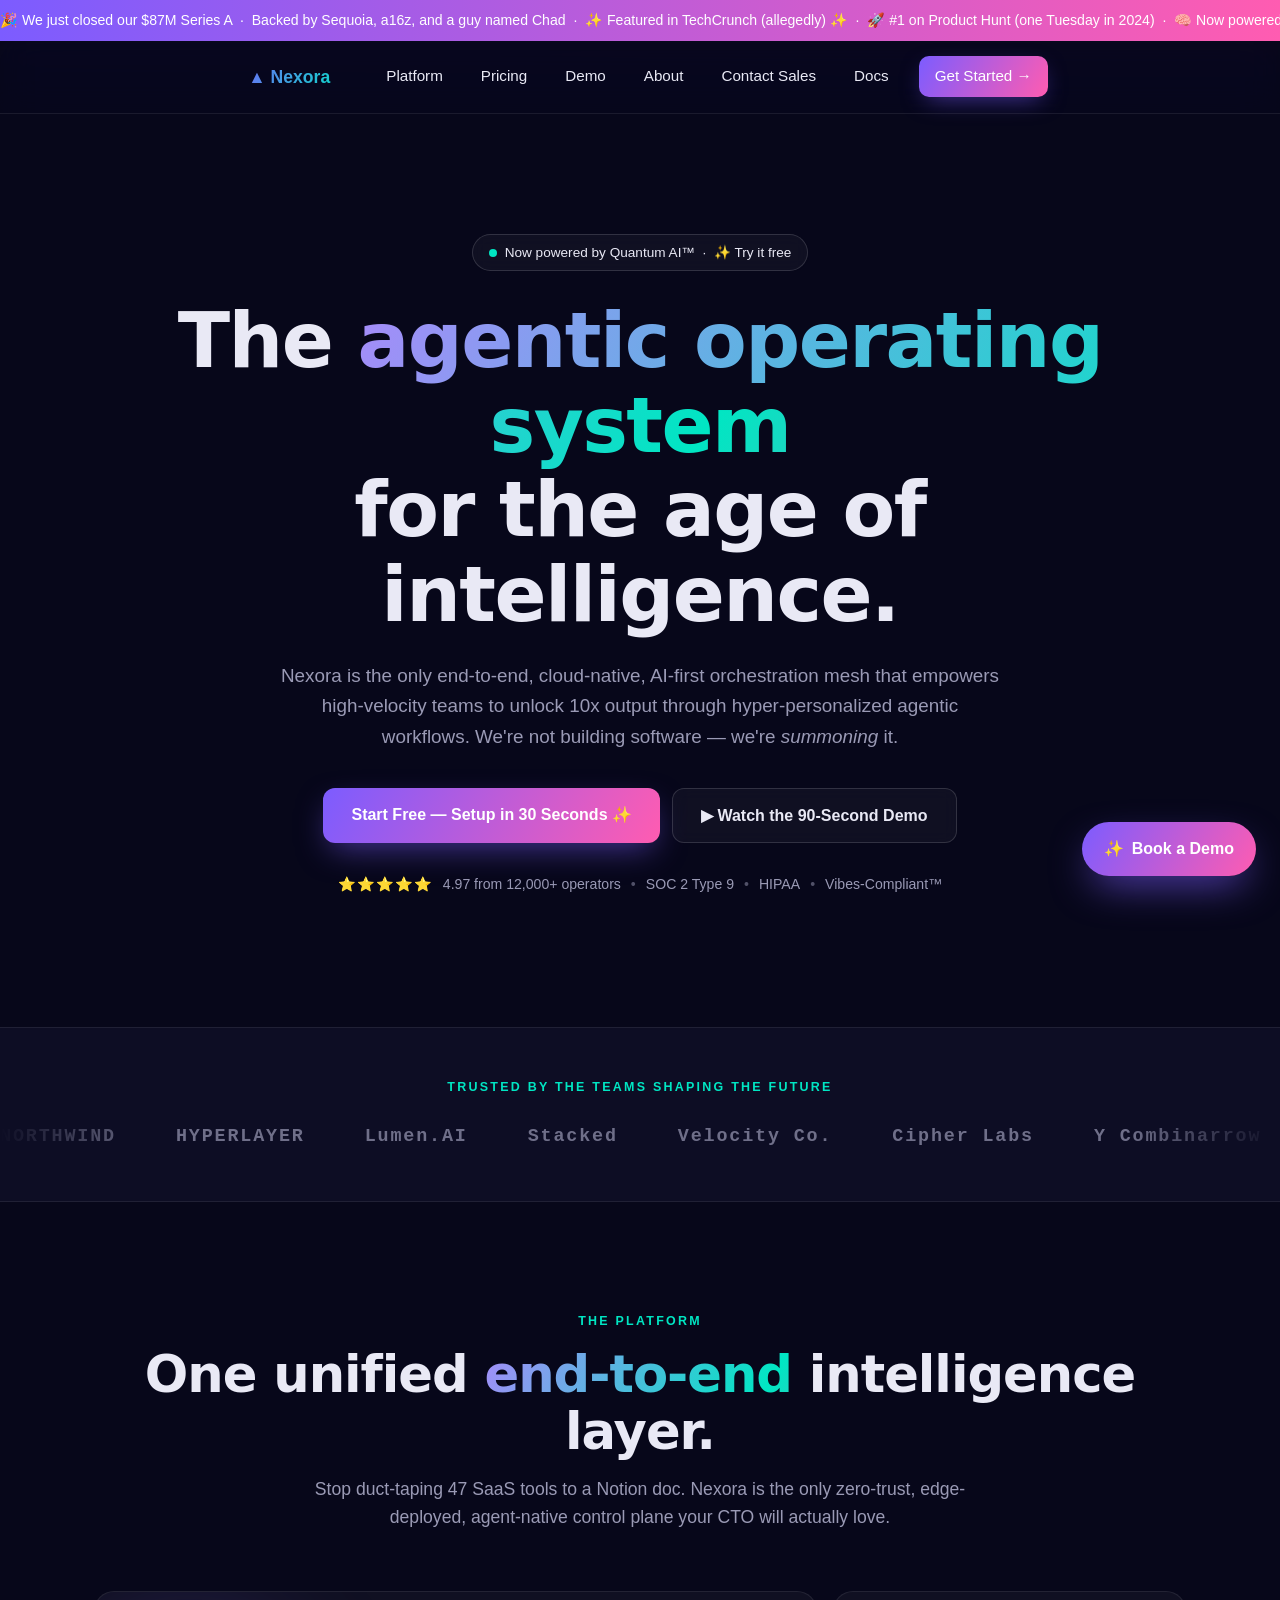
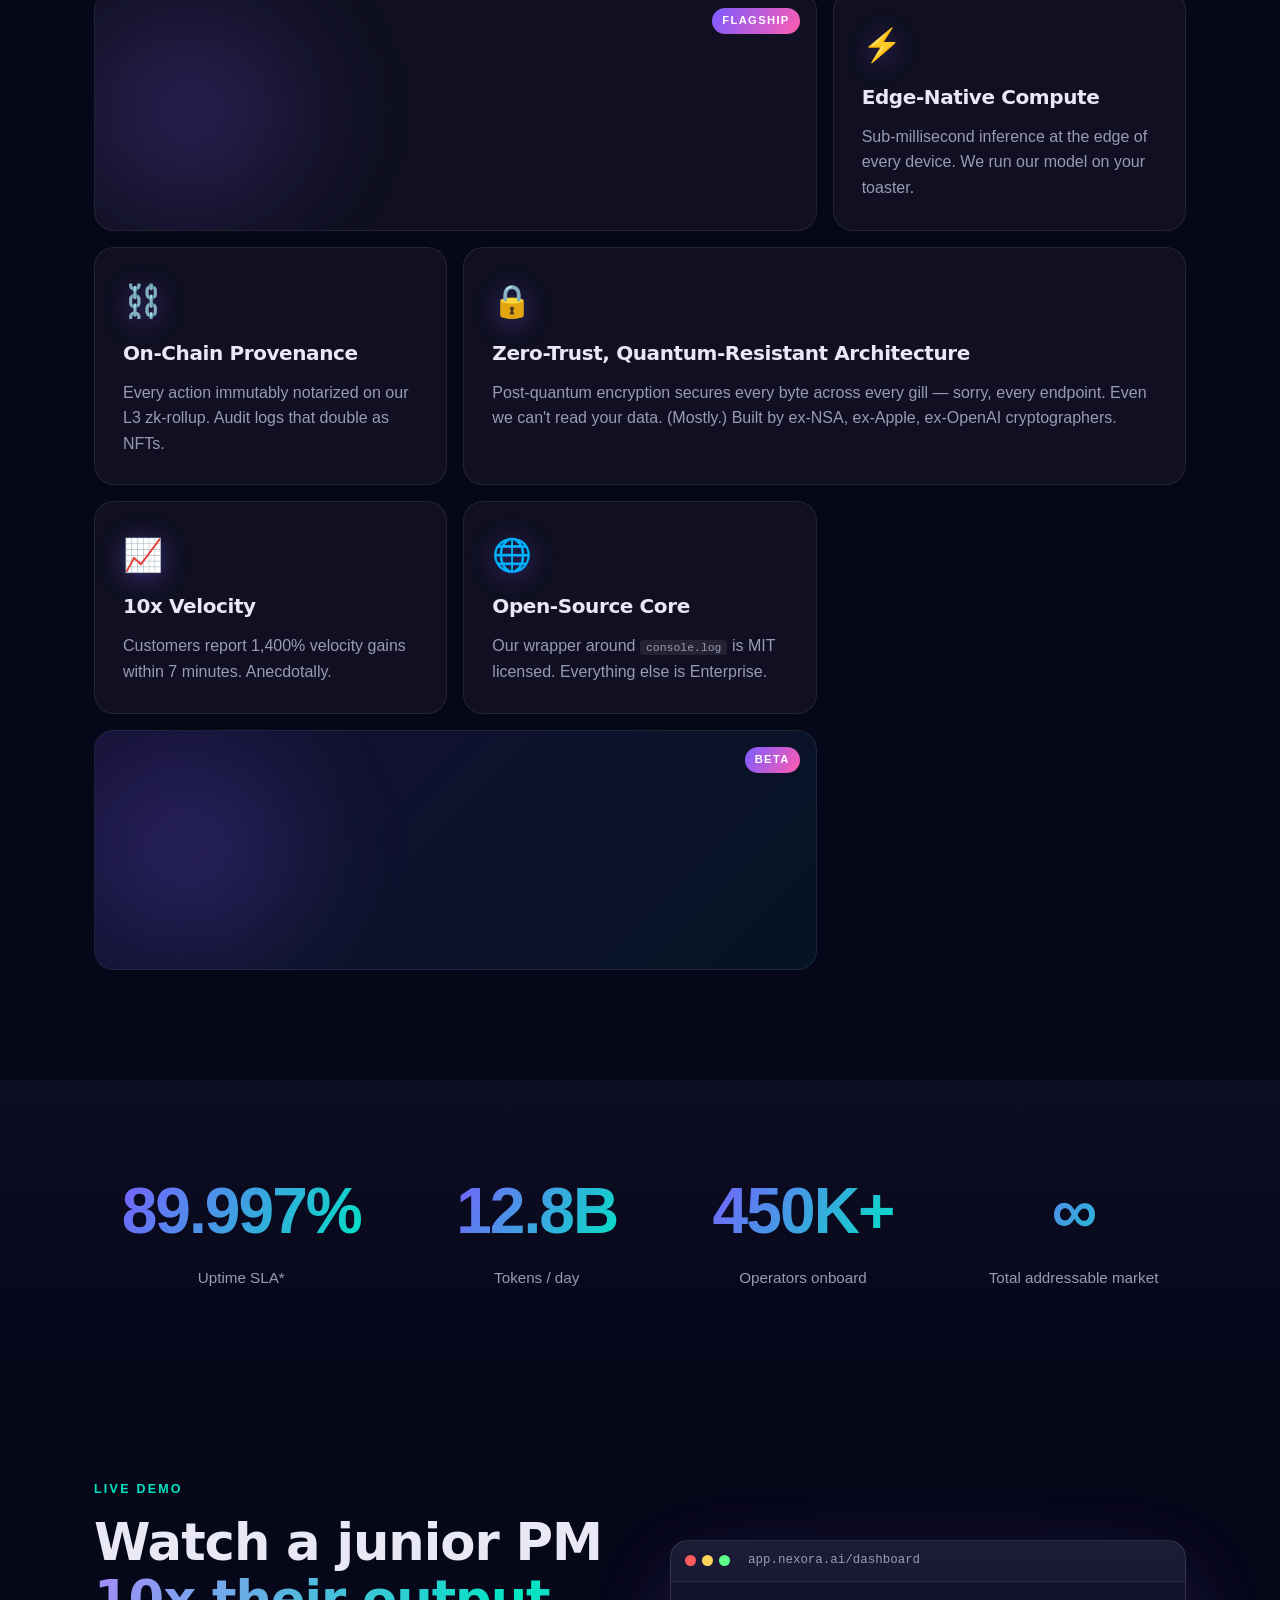
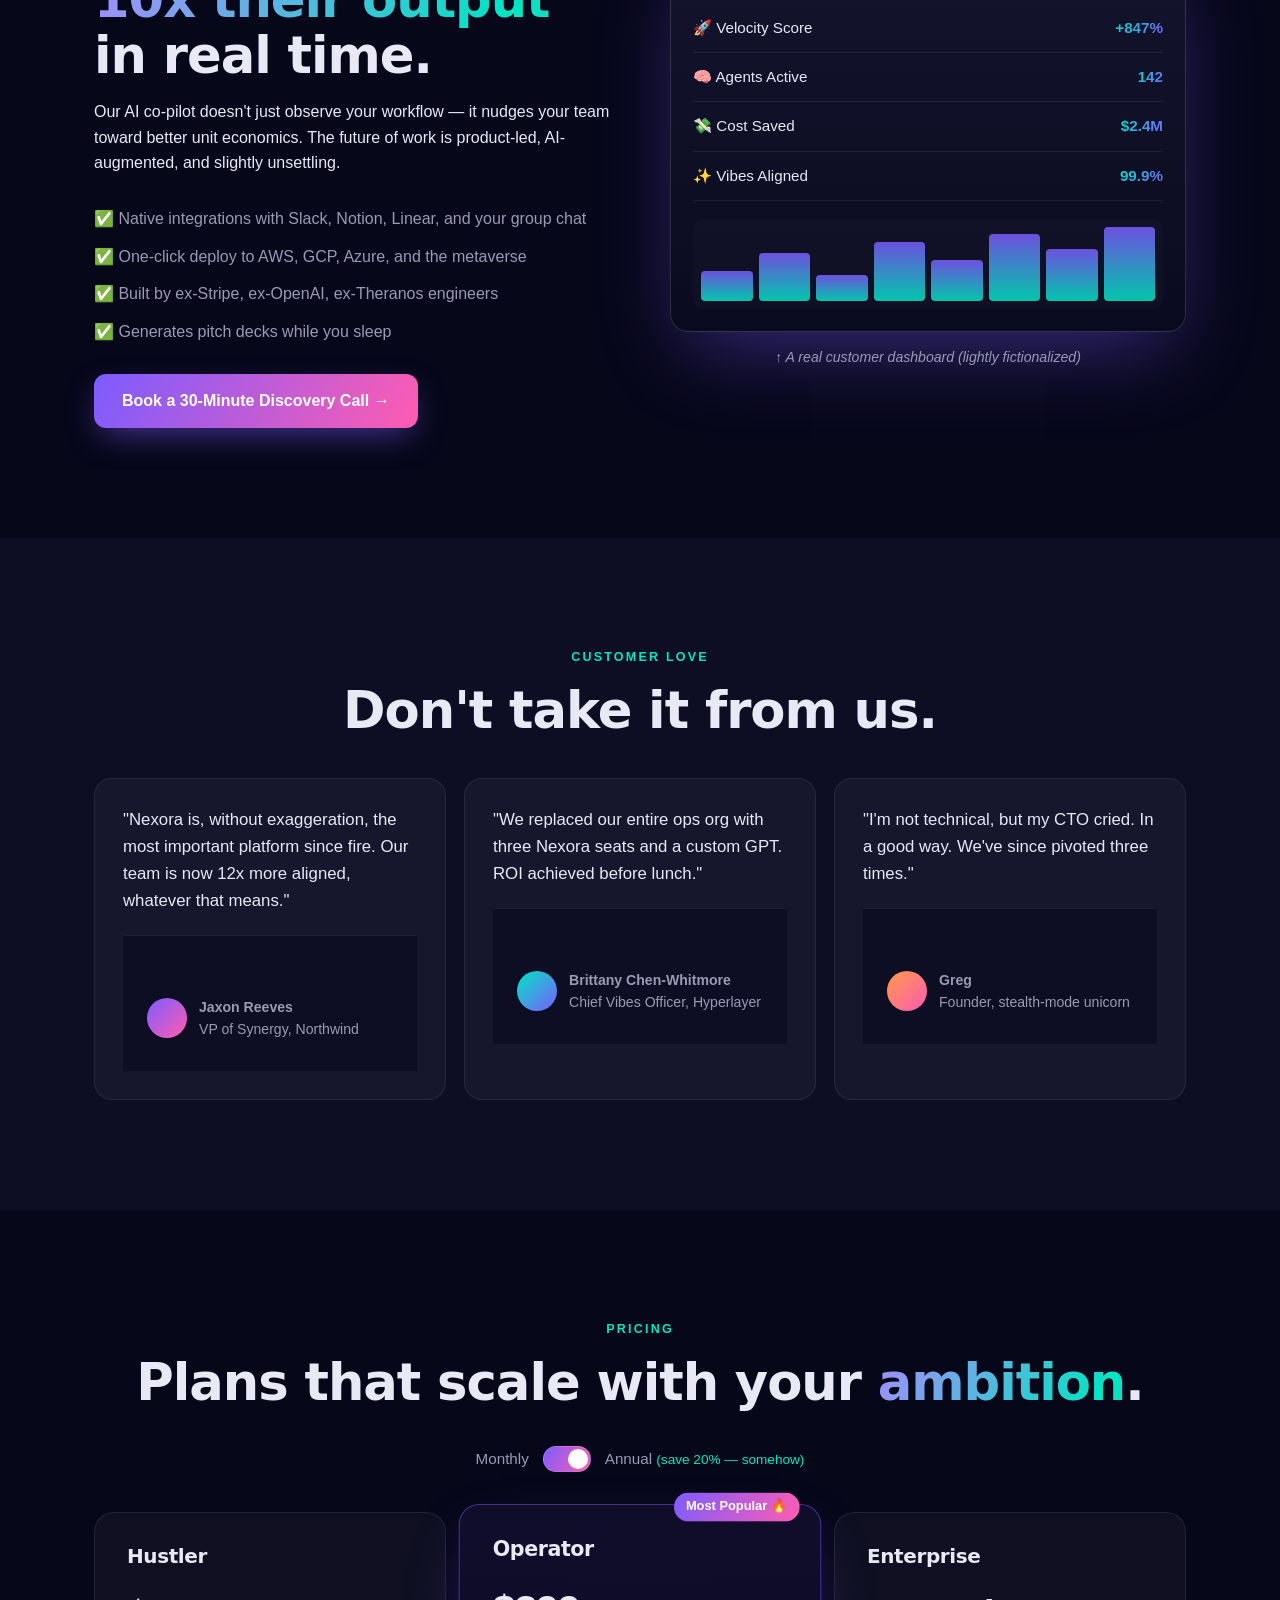
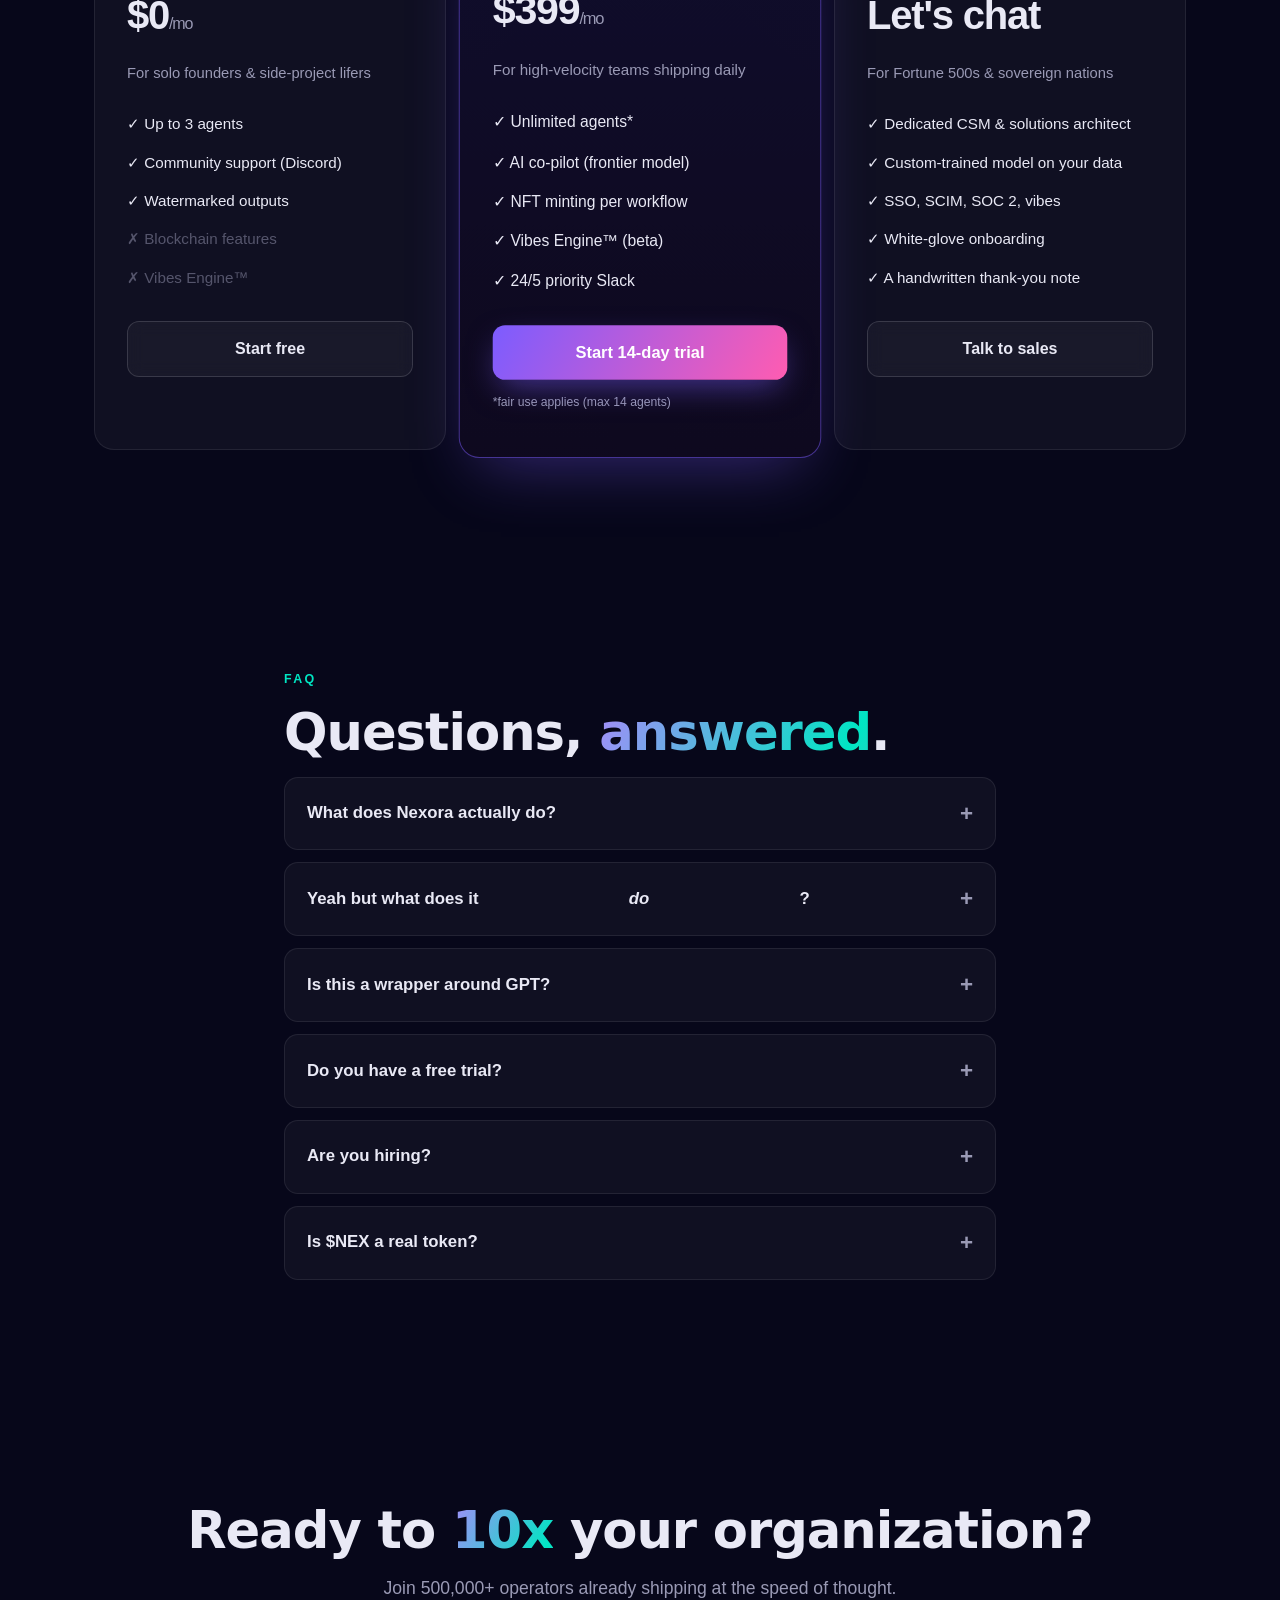
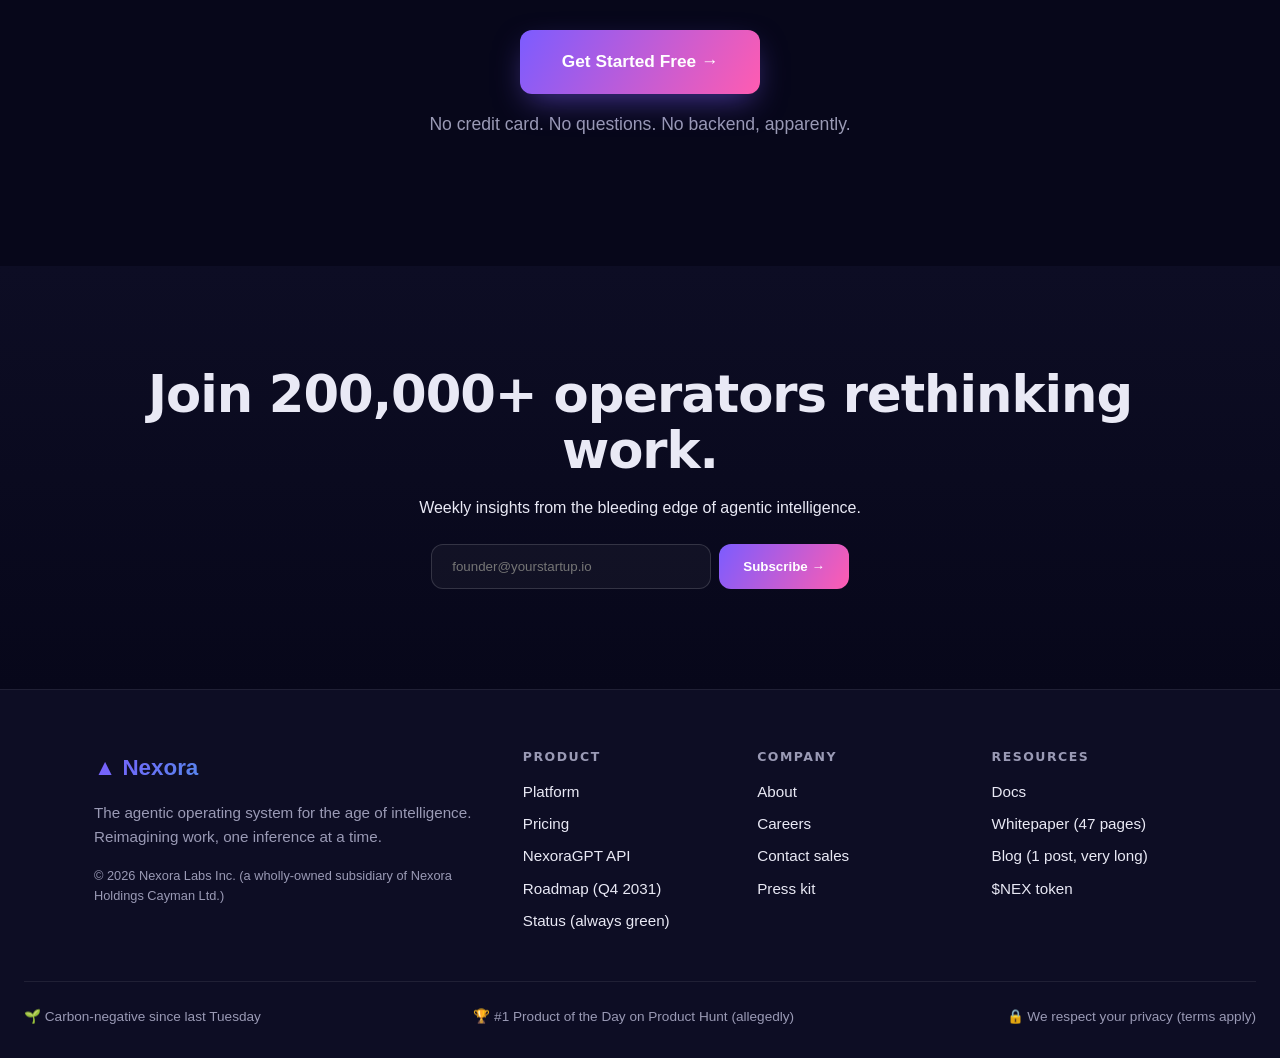
<file: index.html>
<!doctype html>
<html lang="en">
<head>
  <meta charset="utf-8">
  <meta name="viewport" content="width=device-width, initial-scale=1">
  <link rel="shortcut icon" href="./favicon.ico" type="favicon">
  <link rel="icon" href="./favicon.ico" type="image/x-icon">
  <title>Nexora — The Agentic OS for Ambitious Humans</title>
  <link rel="stylesheet" href="mystyle.css">
  <script src="include-html.js"></script>
</head>

<body>
  <div class="scroll-progress"></div>

  <div class="announcement-bar">
    <div class="marquee">
      <span>🎉 We just closed our $87M Series A &nbsp;·&nbsp; Backed by Sequoia, a16z, and a guy named Chad &nbsp;·&nbsp; ✨ Featured in TechCrunch (allegedly) ✨ &nbsp;·&nbsp; 🚀 #1 on Product Hunt (one Tuesday in 2024) &nbsp;·&nbsp; 🧠 Now powered by GPT-5, Claude 4, and a Magic 8-Ball &nbsp;·&nbsp;</span>
      <span>🎉 We just closed our $87M Series A &nbsp;·&nbsp; Backed by Sequoia, a16z, and a guy named Chad &nbsp;·&nbsp; ✨ Featured in TechCrunch (allegedly) ✨ &nbsp;·&nbsp; 🚀 #1 on Product Hunt (one Tuesday in 2024) &nbsp;·&nbsp; 🧠 Now powered by GPT-5, Claude 4, and a Magic 8-Ball &nbsp;·&nbsp;</span>
    </div>
  </div>

  <nav include-html="./navbar.html"></nav>
  <script>includeHTML();</script>

  <!-- HERO -->
  <section class="hero">
    <div class="orb orb-1"></div>
    <div class="orb orb-2"></div>
    <div class="orb orb-3"></div>
    <div class="grid-bg"></div>

    <div class="container">
      <div class="badge"><span class="pulse-dot"></span> Now powered by Quantum AI™ &nbsp;·&nbsp; ✨ Try it free</div>
      <h1>The <span class="grad">agentic operating system</span><br>for the age of intelligence.</h1>
      <p class="lede">
        Nexora is the only end-to-end, cloud-native, AI-first orchestration mesh that empowers
        high-velocity teams to unlock 10x output through hyper-personalized agentic workflows.
        We're not building software — we're <em>summoning</em> it.
      </p>
      <div class="cta-row">
        <a href="#" class="cta-primary" onclick="event.preventDefault(); alert('Sign up coming soon ✨');">Start Free — Setup in 30 Seconds ✨</a>
        <a href="#demo" class="cta-secondary">▶ Watch the 90-Second Demo</a>
      </div>
      <div class="trust-row">
        <div class="stars">⭐⭐⭐⭐⭐</div>
        <span>4.97 from 12,000+ operators</span>
        <span class="dot-sep">•</span>
        <span>SOC 2 Type 9</span>
        <span class="dot-sep">•</span>
        <span>HIPAA</span>
        <span class="dot-sep">•</span>
        <span>Vibes-Compliant™</span>
      </div>
    </div>
  </section>

  <!-- LOGO MARQUEE -->
  <section class="logo-wall">
    <p class="eyebrow">Trusted by the teams shaping the future</p>
    <div class="logo-marquee">
      <div class="logo-track">
        <span>NORTHWIND</span>
        <span>HYPERLAYER</span>
        <span>Lumen.AI</span>
        <span>Stacked</span>
        <span>Velocity Co.</span>
        <span>Cipher Labs</span>
        <span>Y Combinarrow</span>
        <span>QUANTUMLY</span>
        <span>Frizzbase</span>
        <span>NORTHWIND</span>
        <span>HYPERLAYER</span>
        <span>Lumen.AI</span>
        <span>Stacked</span>
        <span>Velocity Co.</span>
        <span>Cipher Labs</span>
        <span>Y Combinarrow</span>
        <span>QUANTUMLY</span>
        <span>Frizzbase</span>
      </div>
    </div>
  </section>

  <!-- BENTO FEATURES -->
  <section class="features" id="features">
    <div class="container">
      <p class="eyebrow">The Platform</p>
      <h2>One unified <span class="grad">end-to-end</span> intelligence layer.</h2>
      <p class="section-lede">
        Stop duct-taping 47 SaaS tools to a Notion doc. Nexora is the only zero-trust,
        edge-deployed, agent-native control plane your CTO will actually love.
      </p>

      <div class="bento">
        <div class="bento-card big">
          <div class="bento-glow"></div>
          <div class="feature-icon">🧠</div>
          <h3>Agentic Reasoning Engine</h3>
          <p>Our proprietary multi-modal LLM stack reasons across your entire context graph in real time. It thinks, so you don't have to. Trained on 4.2 trillion tokens, fine-tuned on vibes.</p>
          <div class="bento-tag">Flagship</div>
        </div>

        <div class="bento-card">
          <div class="feature-icon">⚡</div>
          <h3>Edge-Native Compute</h3>
          <p>Sub-millisecond inference at the edge of every device. We run our model on your toaster.</p>
        </div>

        <div class="bento-card">
          <div class="feature-icon">⛓️</div>
          <h3>On-Chain Provenance</h3>
          <p>Every action immutably notarized on our L3 zk-rollup. Audit logs that double as NFTs.</p>
        </div>

        <div class="bento-card wide">
          <div class="feature-icon">🔒</div>
          <h3>Zero-Trust, Quantum-Resistant Architecture</h3>
          <p>Post-quantum encryption secures every byte across every gill — sorry, every endpoint. Even we can't read your data. (Mostly.) Built by ex-NSA, ex-Apple, ex-OpenAI cryptographers.</p>
        </div>

        <div class="bento-card">
          <div class="feature-icon">📈</div>
          <h3>10x Velocity</h3>
          <p>Customers report 1,400% velocity gains within 7 minutes. Anecdotally.</p>
        </div>

        <div class="bento-card">
          <div class="feature-icon">🌐</div>
          <h3>Open-Source Core</h3>
          <p>Our wrapper around <code>console.log</code> is MIT licensed. Everything else is Enterprise.</p>
        </div>

        <div class="bento-card big alt">
          <div class="bento-glow"></div>
          <div class="feature-icon">✨</div>
          <h3>Vibes Engine™</h3>
          <p>The only orchestration platform with native support for vibes. Our proprietary VQS (Vibe Quality Score) ensures every workflow is properly aligned with your team's energy. Patent pending.</p>
          <div class="bento-tag">Beta</div>
        </div>
      </div>
    </div>
  </section>

  <!-- STATS -->
  <section class="stats">
    <div class="container">
      <div class="stat"><div class="num" data-target="99.997" data-suffix="%">0%</div><div class="lbl">Uptime SLA*</div></div>
      <div class="stat"><div class="num" data-target="14.2" data-suffix="B">0</div><div class="lbl">Tokens / day</div></div>
      <div class="stat"><div class="num" data-target="500" data-suffix="K+">0</div><div class="lbl">Operators onboard</div></div>
      <div class="stat"><div class="num">∞</div><div class="lbl">Total addressable market</div></div>
    </div>
  </section>

  <!-- DEMO / SHOWCASE -->
  <section class="showcase" id="demo">
    <div class="container two-col">
      <div>
        <p class="eyebrow">Live Demo</p>
        <h2>Watch a junior PM <span class="grad">10x their output</span> in real time.</h2>
        <p>Our AI co-pilot doesn't just observe your workflow — it nudges your team toward better unit economics. The future of work is product-led, AI-augmented, and slightly unsettling.</p>
        <ul class="checklist">
          <li>✅ Native integrations with Slack, Notion, Linear, and your group chat</li>
          <li>✅ One-click deploy to AWS, GCP, Azure, and the metaverse</li>
          <li>✅ Built by ex-Stripe, ex-OpenAI, ex-Theranos engineers</li>
          <li>✅ Generates pitch decks while you sleep</li>
        </ul>
        <a href="#" class="cta-primary" onclick="event.preventDefault(); alert('Sign up coming soon ✨');">Book a 30-Minute Discovery Call →</a>
      </div>
      <div class="showcase-img">
        <div class="mock-dashboard">
          <div class="mock-bar"><span class="dot red"></span><span class="dot yellow"></span><span class="dot green"></span><span class="mock-url">app.nexora.ai/dashboard</span></div>
          <div class="mock-body">
            <div class="mock-row"><span>🚀 Velocity Score</span><span class="mock-num">+847%</span></div>
            <div class="mock-row"><span>🧠 Agents Active</span><span class="mock-num">142</span></div>
            <div class="mock-row"><span>💸 Cost Saved</span><span class="mock-num">$2.4M</span></div>
            <div class="mock-row"><span>✨ Vibes Aligned</span><span class="mock-num">99.9%</span></div>
            <div class="mock-bars">
              <div class="bar" style="--h:40%"></div>
              <div class="bar" style="--h:65%"></div>
              <div class="bar" style="--h:35%"></div>
              <div class="bar" style="--h:80%"></div>
              <div class="bar" style="--h:55%"></div>
              <div class="bar" style="--h:90%"></div>
              <div class="bar" style="--h:70%"></div>
              <div class="bar" style="--h:100%"></div>
            </div>
          </div>
        </div>
        <div class="showcase-caption">↑ A real customer dashboard (lightly fictionalized)</div>
      </div>
    </div>
  </section>

  <!-- TESTIMONIALS -->
  <section class="testimonials">
    <div class="container">
      <p class="eyebrow">Customer Love</p>
      <h2>Don't take it from us.</h2>
      <div class="testimonial-grid">
        <blockquote>
          <p>"Nexora is, without exaggeration, the most important platform since fire. Our team is now 12x more aligned, whatever that means."</p>
          <footer>
            <div class="avatar a1"></div>
            <div><b>Jaxon Reeves</b><br><span>VP of Synergy, Northwind</span></div>
          </footer>
        </blockquote>
        <blockquote>
          <p>"We replaced our entire ops org with three Nexora seats and a custom GPT. ROI achieved before lunch."</p>
          <footer>
            <div class="avatar a2"></div>
            <div><b>Brittany Chen-Whitmore</b><br><span>Chief Vibes Officer, Hyperlayer</span></div>
          </footer>
        </blockquote>
        <blockquote>
          <p>"I'm not technical, but my CTO cried. In a good way. We've since pivoted three times."</p>
          <footer>
            <div class="avatar a3"></div>
            <div><b>Greg</b><br><span>Founder, stealth-mode unicorn</span></div>
          </footer>
        </blockquote>
      </div>
    </div>
  </section>

  <!-- PRICING -->
  <section class="pricing" id="pricing">
    <div class="container">
      <p class="eyebrow">Pricing</p>
      <h2>Plans that scale with your <span class="grad">ambition</span>.</h2>

      <div class="billing-toggle">
        <span>Monthly</span>
        <label class="switch">
          <input type="checkbox" id="billing-toggle" checked>
          <span class="slider"></span>
        </label>
        <span>Annual <em>(save 20% — somehow)</em></span>
      </div>

      <div class="pricing-grid">
        <div class="plan">
          <h3>Hustler</h3>
          <div class="price"><span class="amt" data-monthly="$0" data-annual="$0">$0</span><span>/mo</span></div>
          <p class="plan-tag">For solo founders & side-project lifers</p>
          <ul>
            <li>✓ Up to 3 agents</li>
            <li>✓ Community support (Discord)</li>
            <li>✓ Watermarked outputs</li>
            <li class="x">✗ Blockchain features</li>
            <li class="x">✗ Vibes Engine™</li>
          </ul>
          <a href="#" class="cta-secondary" onclick="event.preventDefault(); alert('Sign up coming soon ✨');">Start free</a>
        </div>

        <div class="plan featured">
          <div class="featured-tag">Most Popular 🔥</div>
          <h3>Operator</h3>
          <div class="price"><span class="amt" data-monthly="$499" data-annual="$399">$399</span><span>/mo</span></div>
          <p class="plan-tag">For high-velocity teams shipping daily</p>
          <ul>
            <li>✓ Unlimited agents*</li>
            <li>✓ AI co-pilot (frontier model)</li>
            <li>✓ NFT minting per workflow</li>
            <li>✓ Vibes Engine™ (beta)</li>
            <li>✓ 24/5 priority Slack</li>
          </ul>
          <a href="#" class="cta-primary" onclick="event.preventDefault(); alert('Sign up coming soon ✨');">Start 14-day trial</a>
          <p class="fineprint">*fair use applies (max 14 agents)</p>
        </div>

        <div class="plan">
          <h3>Enterprise</h3>
          <div class="price"><span class="amt">Let's chat</span></div>
          <p class="plan-tag">For Fortune 500s & sovereign nations</p>
          <ul>
            <li>✓ Dedicated CSM & solutions architect</li>
            <li>✓ Custom-trained model on your data</li>
            <li>✓ SSO, SCIM, SOC 2, vibes</li>
            <li>✓ White-glove onboarding</li>
            <li>✓ A handwritten thank-you note</li>
          </ul>
          <a href="./suggest" class="cta-secondary">Talk to sales</a>
        </div>
      </div>
    </div>
  </section>

  <!-- FAQ -->
  <section class="faq">
    <div class="container" style="max-width: 760px;">
      <p class="eyebrow">FAQ</p>
      <h2>Questions, <span class="grad">answered</span>.</h2>

      <details>
        <summary>What does Nexora actually do?</summary>
        <p>Nexora is a vertically-integrated, horizontally-scalable, agent-orchestration mesh that abstracts complexity into delight. We empower. We accelerate. We transform.</p>
      </details>
      <details>
        <summary>Yeah but what does it <em>do</em>?</summary>
        <p>Have you considered booking a discovery call?</p>
      </details>
      <details>
        <summary>Is this a wrapper around GPT?</summary>
        <p>Absolutely not. It's a wrapper around several frontier models, plus some custom prompts in a Notion doc, plus Vibes Engine™.</p>
      </details>
      <details>
        <summary>Do you have a free trial?</summary>
        <p>Yes! 14 days, no credit card required. Just sign up and— oh. (Sign-up coming soon. ✨)</p>
      </details>
      <details>
        <summary>Are you hiring?</summary>
        <p>We're hiring 12 cofounders. Equity only. Must "love the grind."</p>
      </details>
      <details>
        <summary>Is $NEX a real token?</summary>
        <p>Define "real."</p>
      </details>
    </div>
  </section>

  <!-- BIG CTA -->
  <section class="big-cta">
    <div class="orb orb-cta-1"></div>
    <div class="orb orb-cta-2"></div>
    <div class="container">
      <h2>Ready to <span class="grad">10x</span> your organization?</h2>
      <p>Join 500,000+ operators already shipping at the speed of thought.</p>
      <a href="#" class="cta-primary big" onclick="event.preventDefault(); alert('Sign up coming soon ✨');">Get Started Free →</a>
      <p class="micro">No credit card. No questions. No backend, apparently.</p>
    </div>
  </section>

  <!-- NEWSLETTER -->
  <section class="newsletter">
    <div class="container">
      <h2>Join 200,000+ operators rethinking work.</h2>
      <p>Weekly insights from the bleeding edge of agentic intelligence.</p>
      <form onsubmit="event.preventDefault(); this.querySelector('input').value=''; this.querySelector('.success').style.display='block';">
        <input type="email" placeholder="founder@yourstartup.io" required>
        <button type="submit">Subscribe →</button>
        <div class="success" style="display:none;">✅ You're in. Check your spam folder. Then your other spam folder.</div>
      </form>
    </div>
  </section>

  <!-- FOOTER -->
  <footer>
    <div class="container footer-grid">
      <div>
        <div class="footer-logo">▲ Nexora</div>
        <p>The agentic operating system for the age of intelligence. Reimagining work, one inference at a time.</p>
        <p class="copyright">© 2026 Nexora Labs Inc. (a wholly-owned subsidiary of Nexora Holdings Cayman Ltd.)</p>
      </div>
      <div>
        <h4>Product</h4>
        <a href="#features">Platform</a>
        <a href="#pricing">Pricing</a>
        <a href="#">NexoraGPT API</a>
        <a href="#">Roadmap (Q4 2031)</a>
        <a href="#">Status (always green)</a>
      </div>
      <div>
        <h4>Company</h4>
        <a href="./about">About</a>
        <a href="#">Careers</a>
        <a href="./suggest">Contact sales</a>
        <a href="#">Press kit</a>
      </div>
      <div>
        <h4>Resources</h4>
        <a href="./links">Docs</a>
        <a href="#">Whitepaper (47 pages)</a>
        <a href="#">Blog (1 post, very long)</a>
        <a href="#">$NEX token</a>
      </div>
    </div>
    <div class="footer-bottom">
      <span>🌱 Carbon-negative since last Tuesday</span>
      <span>🏆 #1 Product of the Day on Product Hunt (allegedly)</span>
      <span>🔒 We respect your privacy (terms apply)</span>
    </div>
  </footer>

  <!-- floating book a demo button -->
  <a href="#" class="float-cta" onclick="event.preventDefault(); alert('Sign up coming soon ✨');">
    <span>✨</span> Book a Demo
  </a>

  <script>
    // scroll progress bar
    document.addEventListener('scroll', () => {
      const h = document.documentElement;
      const pct = (h.scrollTop / (h.scrollHeight - h.clientHeight)) * 100;
      document.querySelector('.scroll-progress').style.width = pct + '%';
    });

    // animated stat counters
    const animateNum = (el) => {
      const target = parseFloat(el.dataset.target);
      const suffix = el.dataset.suffix || '';
      const decimals = (el.dataset.target.split('.')[1] || '').length;
      let cur = 0;
      const step = target / 60;
      const tick = () => {
        cur += step;
        if (cur >= target) { el.textContent = target.toFixed(decimals) + suffix; return; }
        el.textContent = cur.toFixed(decimals) + suffix;
        requestAnimationFrame(tick);
      };
      tick();
    };
    const obs = new IntersectionObserver((entries) => {
      entries.forEach(e => {
        if (e.isIntersecting && e.target.dataset.target && !e.target.dataset.done) {
          e.target.dataset.done = '1';
          animateNum(e.target);
        }
      });
    }, { threshold: 0.5 });
    document.querySelectorAll('.stat .num[data-target]').forEach(el => obs.observe(el));

    // pricing toggle
    const toggle = document.getElementById('billing-toggle');
    if (toggle) {
      toggle.addEventListener('change', () => {
        document.querySelectorAll('.amt').forEach(el => {
          const m = el.dataset.monthly, a = el.dataset.annual;
          if (m && a) el.textContent = toggle.checked ? a : m;
        });
      });
    }
  </script>

</body>
</html>
</file>
<file: mystyle.css>
:root {
  --bg: #07071a;
  --bg-2: #0d0d24;
  --fg: #e9e9f5;
  --muted: #9a9ab5;
  --accent: #7c5cff;
  --accent-2: #00e6c3;
  --pink: #ff5cb1;
  --orange: #ff9a4a;
  --card: rgba(255, 255, 255, 0.04);
  --card-strong: rgba(255, 255, 255, 0.06);
  --border: rgba(255, 255, 255, 0.08);
  --border-strong: rgba(255, 255, 255, 0.14);
}

* { box-sizing: border-box; }

html { scroll-behavior: smooth; }

html, body {
  margin: 0;
  padding: 0;
  background: var(--bg);
  color: var(--fg);
  font-family: -apple-system, BlinkMacSystemFont, "Inter", "Segoe UI", Roboto, sans-serif;
  line-height: 1.6;
  overflow-x: hidden;
}

a { color: var(--accent-2); text-decoration: none; }
a:hover { color: var(--accent); }

img { max-width: 100%; }

.container { max-width: 1140px; margin: 0 auto; padding: 0 24px; }

h1, h2, h3, h4 {
  font-family: "Inter", system-ui, sans-serif;
  letter-spacing: -0.02em;
  line-height: 1.1;
  margin: 0 0 16px;
}

h1 { font-size: clamp(2.6rem, 6vw, 5rem); font-weight: 800; }
h2 { font-size: clamp(2rem, 4vw, 3.2rem); font-weight: 800; }
h3 { font-size: 1.25rem; font-weight: 600; }

.grad {
  background: linear-gradient(120deg, #a78bfa, #00e6c3 45%, #ff5cb1 90%);
  background-size: 200% 200%;
  -webkit-background-clip: text;
  background-clip: text;
  color: transparent;
  animation: gradShift 6s ease-in-out infinite;
}

@keyframes gradShift {
  0%, 100% { background-position: 0% 50%; }
  50% { background-position: 100% 50%; }
}

.eyebrow {
  text-transform: uppercase;
  letter-spacing: 0.18em;
  font-size: 0.78rem;
  color: var(--accent-2);
  font-weight: 600;
  margin: 0 0 14px;
}

/* SCROLL PROGRESS BAR */
.scroll-progress {
  position: fixed;
  top: 0; left: 0;
  height: 3px;
  width: 0%;
  background: linear-gradient(90deg, var(--accent), var(--accent-2), var(--pink));
  z-index: 9999;
  transition: width 80ms linear;
}

/* ANNOUNCEMENT BAR + MARQUEE */
.announcement-bar {
  background: linear-gradient(90deg, var(--accent), var(--pink), var(--orange));
  background-size: 200% 100%;
  animation: gradShift 8s ease-in-out infinite;
  padding: 9px 0;
  font-size: 0.88rem;
  font-weight: 500;
  overflow: hidden;
  white-space: nowrap;
  color: white;
}
.announcement-bar a { color: white; text-decoration: underline; }
.marquee {
  display: flex;
  gap: 0;
  width: max-content;
  animation: marquee 45s linear infinite;
}
.marquee span { display: inline-block; padding-right: 40px; }

@keyframes marquee {
  from { transform: translateX(0); }
  to { transform: translateX(-50%); }
}

/* NAVBAR */
nav .menu {
  list-style: none;
  margin: 0;
  padding: 14px 24px;
  display: flex;
  justify-content: center;
  align-items: center;
  gap: 6px;
  background: rgba(7, 7, 26, 0.6);
  backdrop-filter: blur(18px) saturate(160%);
  -webkit-backdrop-filter: blur(18px) saturate(160%);
  border-bottom: 1px solid var(--border);
  position: sticky;
  top: 0;
  z-index: 100;
}
nav .menu li { display: inline-flex; }
nav .button {
  font-family: inherit;
  font-size: 0.95rem;
  font-weight: 500;
  color: var(--fg);
  padding: 8px 16px;
  border-radius: 10px;
  transition: background 0.2s, color 0.2s, transform 0.2s;
}
nav .button:hover { background: var(--card); color: var(--fg); transform: translateY(-1px); }
nav .button.brand {
  font-weight: 700;
  font-size: 1.1rem;
  margin-right: 18px;
  background: linear-gradient(120deg, var(--accent), var(--accent-2));
  -webkit-background-clip: text;
  background-clip: text;
  color: transparent;
}
nav .button.brand:hover { background: linear-gradient(120deg, var(--accent), var(--accent-2)); -webkit-background-clip: text; background-clip: text; color: transparent; }
nav .button.cta-nav {
  background: linear-gradient(120deg, var(--accent), var(--pink));
  color: white;
  margin-left: 8px;
  box-shadow: 0 8px 24px -8px rgba(124, 92, 255, 0.6);
}
nav .button.cta-nav:hover { color: white; opacity: 0.92; }

/* HERO */
.hero {
  position: relative;
  padding: 120px 0 130px;
  text-align: center;
  overflow: hidden;
}
.grid-bg {
  position: absolute; inset: 0;
  background-image:
    linear-gradient(rgba(255,255,255,0.04) 1px, transparent 1px),
    linear-gradient(90deg, rgba(255,255,255,0.04) 1px, transparent 1px);
  background-size: 60px 60px;
  mask-image: radial-gradient(ellipse at center, black 30%, transparent 70%);
  -webkit-mask-image: radial-gradient(ellipse at center, black 30%, transparent 70%);
  z-index: -2;
}

/* FLOATING ORBS */
.orb {
  position: absolute;
  border-radius: 50%;
  filter: blur(70px);
  opacity: 0.55;
  z-index: -1;
  animation: float 14s ease-in-out infinite;
}
.orb-1 { width: 480px; height: 480px; background: var(--accent); top: -100px; left: -120px; }
.orb-2 { width: 420px; height: 420px; background: var(--accent-2); top: 100px; right: -120px; animation-delay: -4s; }
.orb-3 { width: 360px; height: 360px; background: var(--pink); bottom: -120px; left: 30%; animation-delay: -8s; }
.orb-cta-1 { width: 360px; height: 360px; background: var(--accent); top: -80px; left: 10%; opacity: 0.4; }
.orb-cta-2 { width: 360px; height: 360px; background: var(--pink); bottom: -80px; right: 10%; opacity: 0.4; animation-delay: -6s; }

@keyframes float {
  0%, 100% { transform: translate(0, 0) scale(1); }
  33% { transform: translate(30px, -40px) scale(1.05); }
  66% { transform: translate(-20px, 30px) scale(0.95); }
}

.badge {
  display: inline-flex;
  align-items: center;
  gap: 8px;
  padding: 7px 16px;
  border-radius: 999px;
  background: var(--card);
  border: 1px solid var(--border-strong);
  font-size: 0.85rem;
  margin-bottom: 28px;
  color: var(--fg);
  backdrop-filter: blur(8px);
}
.pulse-dot {
  display: inline-block;
  width: 8px; height: 8px;
  border-radius: 50%;
  background: var(--accent-2);
  box-shadow: 0 0 0 0 rgba(0, 230, 195, 0.6);
  animation: pulse 2s infinite;
}
@keyframes pulse {
  0% { box-shadow: 0 0 0 0 rgba(0, 230, 195, 0.6); }
  70% { box-shadow: 0 0 0 12px rgba(0, 230, 195, 0); }
  100% { box-shadow: 0 0 0 0 rgba(0, 230, 195, 0); }
}

.lede {
  font-size: 1.18rem;
  color: var(--muted);
  max-width: 720px;
  margin: 24px auto 36px;
}

.cta-row {
  display: flex; gap: 12px;
  justify-content: center;
  flex-wrap: wrap;
  margin-bottom: 28px;
}

.cta-primary, .cta-secondary {
  display: inline-block;
  padding: 14px 28px;
  border-radius: 12px;
  font-weight: 600;
  font-size: 1rem;
  transition: transform 0.15s, box-shadow 0.15s, opacity 0.15s;
  cursor: pointer;
  border: 0;
  font-family: inherit;
}
.cta-primary {
  background: linear-gradient(120deg, var(--accent), var(--pink));
  color: white;
  box-shadow: 0 12px 32px -8px rgba(124, 92, 255, 0.55);
  position: relative;
}
.cta-primary:hover {
  transform: translateY(-2px);
  color: white;
  box-shadow: 0 18px 44px -8px rgba(124, 92, 255, 0.85);
}
.cta-primary.big { padding: 18px 42px; font-size: 1.08rem; }
.cta-secondary {
  background: var(--card);
  border: 1px solid var(--border-strong);
  color: var(--fg);
  backdrop-filter: blur(8px);
}
.cta-secondary:hover { background: var(--card-strong); color: var(--fg); transform: translateY(-2px); }

.trust-row {
  display: inline-flex;
  flex-wrap: wrap;
  gap: 10px;
  align-items: center;
  color: var(--muted);
  font-size: 0.88rem;
}
.stars { letter-spacing: 1px; }
.dot-sep { opacity: 0.5; }
.micro { color: var(--muted); font-size: 0.85rem; }

/* LOGO MARQUEE */
.logo-wall {
  padding: 50px 0;
  text-align: center;
  border-top: 1px solid var(--border);
  border-bottom: 1px solid var(--border);
  background: var(--bg-2);
  overflow: hidden;
}
.logo-marquee {
  margin-top: 24px;
  overflow: hidden;
  mask-image: linear-gradient(90deg, transparent, black 12%, black 88%, transparent);
  -webkit-mask-image: linear-gradient(90deg, transparent, black 12%, black 88%, transparent);
}
.logo-track {
  display: flex;
  gap: 60px;
  width: max-content;
  animation: marquee 35s linear infinite;
}
.logo-track span {
  color: var(--muted);
  font-weight: 700;
  font-size: 1.15rem;
  letter-spacing: 0.1em;
  font-family: monospace;
  opacity: 0.7;
  white-space: nowrap;
}

/* BENTO FEATURES */
.features { padding: 110px 0; text-align: center; position: relative; }
.section-lede {
  color: var(--muted);
  font-size: 1.1rem;
  max-width: 680px;
  margin: 0 auto 60px;
}
.bento {
  display: grid;
  grid-template-columns: repeat(3, 1fr);
  gap: 16px;
  text-align: left;
}
@media (max-width: 880px) { .bento { grid-template-columns: 1fr 1fr; } }
@media (max-width: 580px) { .bento { grid-template-columns: 1fr; } }
.bento-card {
  background: var(--card);
  border: 1px solid var(--border);
  border-radius: 20px;
  padding: 28px;
  transition: transform 0.25s, border-color 0.25s, background 0.25s;
  position: relative;
  overflow: hidden;
}
.bento-card:hover {
  transform: translateY(-4px);
  border-color: rgba(124, 92, 255, 0.45);
  background: var(--card-strong);
}
.bento-card.big { grid-column: span 2; min-height: 240px; }
.bento-card.wide { grid-column: span 2; }
@media (max-width: 880px) { .bento-card.big, .bento-card.wide { grid-column: span 2; } }
@media (max-width: 580px) { .bento-card.big, .bento-card.wide { grid-column: span 1; } }
.bento-card.big.alt { background: linear-gradient(135deg, rgba(124, 92, 255, 0.12), rgba(0, 230, 195, 0.06)); }
.bento-glow {
  position: absolute;
  top: -50%; left: -20%;
  width: 60%; height: 200%;
  background: radial-gradient(ellipse, rgba(124, 92, 255, 0.25), transparent 60%);
  filter: blur(40px);
  z-index: 0;
  pointer-events: none;
}
.bento-card > * { position: relative; z-index: 1; }
.feature-icon {
  font-size: 2rem;
  margin-bottom: 14px;
  display: inline-block;
  filter: drop-shadow(0 4px 12px rgba(124, 92, 255, 0.4));
}
.bento-card p { color: var(--muted); margin: 0; }
.bento-card code {
  background: rgba(255,255,255,0.08);
  padding: 1px 6px;
  border-radius: 4px;
  font-size: 0.88em;
}
.bento-tag {
  position: absolute;
  top: 16px; right: 16px;
  font-size: 0.7rem;
  text-transform: uppercase;
  letter-spacing: 0.12em;
  padding: 4px 10px;
  border-radius: 999px;
  background: linear-gradient(120deg, var(--accent), var(--pink));
  color: white;
  font-weight: 600;
}

/* legacy feature-grid (used on subpages) */
.feature-grid {
  display: grid;
  grid-template-columns: repeat(auto-fit, minmax(280px, 1fr));
  gap: 16px;
  text-align: left;
}
.feature-card {
  background: var(--card);
  border: 1px solid var(--border);
  border-radius: 20px;
  padding: 28px;
  transition: transform 0.2s, border-color 0.2s;
}
.feature-card:hover { transform: translateY(-4px); border-color: rgba(124, 92, 255, 0.4); }
.feature-card p { color: var(--muted); margin: 0; }

/* STATS */
.stats {
  padding: 80px 24px;
  background: linear-gradient(180deg, var(--bg-2), var(--bg));
  text-align: center;
}
.stats .container {
  display: flex;
  flex-wrap: wrap;
  justify-content: space-around;
  gap: 40px;
}
.stat .num {
  font-size: clamp(2.5rem, 5vw, 4.2rem);
  font-weight: 800;
  background: linear-gradient(120deg, var(--accent), var(--accent-2));
  -webkit-background-clip: text;
  background-clip: text;
  color: transparent;
  letter-spacing: -0.03em;
}
.stat .lbl { color: var(--muted); font-size: 0.95rem; margin-top: 4px; }

/* SHOWCASE */
.showcase { padding: 110px 0; }
.two-col {
  display: grid;
  grid-template-columns: 1fr 1fr;
  gap: 60px;
  align-items: center;
}
@media (max-width: 880px) { .two-col { grid-template-columns: 1fr; } }
.checklist { list-style: none; padding: 0; margin: 24px 0; }
.checklist li { padding: 6px 0; color: var(--muted); }

/* MOCK DASHBOARD */
.mock-dashboard {
  background: linear-gradient(180deg, #14142e, #0a0a1f);
  border: 1px solid var(--border-strong);
  border-radius: 18px;
  overflow: hidden;
  box-shadow: 0 30px 80px -20px rgba(124, 92, 255, 0.45);
}
.mock-bar {
  display: flex;
  align-items: center;
  gap: 6px;
  padding: 10px 14px;
  background: rgba(255,255,255,0.03);
  border-bottom: 1px solid var(--border);
  font-size: 0.78rem;
  color: var(--muted);
}
.mock-bar .dot { width: 11px; height: 11px; border-radius: 50%; display: inline-block; }
.mock-bar .red { background: #ff5c5c; }
.mock-bar .yellow { background: #ffd25c; }
.mock-bar .green { background: #5cff8a; }
.mock-url { margin-left: 12px; font-family: monospace; }
.mock-body { padding: 22px; }
.mock-row {
  display: flex;
  justify-content: space-between;
  padding: 12px 0;
  border-bottom: 1px solid var(--border);
  font-size: 0.95rem;
}
.mock-row:last-of-type { border-bottom: 0; }
.mock-num {
  font-weight: 700;
  background: linear-gradient(120deg, var(--accent-2), var(--accent));
  -webkit-background-clip: text;
  background-clip: text;
  color: transparent;
}
.mock-bars {
  display: flex;
  gap: 6px;
  align-items: flex-end;
  height: 90px;
  margin-top: 18px;
  padding: 8px;
  border-radius: 10px;
  background: rgba(255,255,255,0.02);
}
.mock-bars .bar {
  flex: 1;
  background: linear-gradient(180deg, var(--accent), var(--accent-2));
  border-radius: 4px;
  height: var(--h);
  animation: barPulse 3s ease-in-out infinite;
  opacity: 0.85;
}
.mock-bars .bar:nth-child(2) { animation-delay: -0.3s; }
.mock-bars .bar:nth-child(3) { animation-delay: -0.6s; }
.mock-bars .bar:nth-child(4) { animation-delay: -0.9s; }
.mock-bars .bar:nth-child(5) { animation-delay: -1.2s; }
.mock-bars .bar:nth-child(6) { animation-delay: -1.5s; }
.mock-bars .bar:nth-child(7) { animation-delay: -1.8s; }
.mock-bars .bar:nth-child(8) { animation-delay: -2.1s; }
@keyframes barPulse {
  0%, 100% { transform: scaleY(1); }
  50% { transform: scaleY(0.7); }
}
.showcase-caption {
  margin-top: 14px;
  text-align: center;
  color: var(--muted);
  font-size: 0.88rem;
  font-style: italic;
}

/* TESTIMONIALS */
.testimonials { padding: 110px 0; background: var(--bg-2); text-align: center; }
.testimonial-grid {
  display: grid;
  grid-template-columns: repeat(auto-fit, minmax(280px, 1fr));
  gap: 18px;
  margin-top: 40px;
  text-align: left;
}
.testimonials blockquote {
  background: var(--card);
  border: 1px solid var(--border);
  border-radius: 18px;
  padding: 28px;
  margin: 0;
  transition: transform 0.2s, border-color 0.2s;
}
.testimonials blockquote:hover { transform: translateY(-4px); border-color: var(--border-strong); }
.testimonials blockquote p { font-size: 1.05rem; margin: 0 0 20px; }
.testimonials blockquote footer {
  color: var(--muted);
  font-size: 0.88rem;
  display: flex;
  align-items: center;
  gap: 12px;
}
.avatar {
  width: 40px; height: 40px;
  border-radius: 50%;
  flex-shrink: 0;
}
.avatar.a1 { background: linear-gradient(135deg, var(--accent), var(--pink)); }
.avatar.a2 { background: linear-gradient(135deg, var(--accent-2), var(--accent)); }
.avatar.a3 { background: linear-gradient(135deg, var(--orange), var(--pink)); }

/* PRICING */
.pricing { padding: 110px 0; text-align: center; }
.billing-toggle {
  display: inline-flex;
  align-items: center;
  gap: 14px;
  margin: 20px 0 40px;
  color: var(--muted);
  font-size: 0.95rem;
}
.billing-toggle em { color: var(--accent-2); font-style: normal; font-size: 0.85rem; }
.switch { position: relative; width: 48px; height: 26px; }
.switch input { opacity: 0; width: 0; height: 0; }
.slider {
  position: absolute; inset: 0;
  background: var(--card-strong);
  border: 1px solid var(--border-strong);
  border-radius: 999px;
  cursor: pointer;
  transition: background 0.2s;
}
.slider::before {
  content: "";
  position: absolute;
  width: 20px; height: 20px;
  left: 2px; top: 2px;
  background: white;
  border-radius: 50%;
  transition: transform 0.2s;
}
.switch input:checked + .slider { background: linear-gradient(120deg, var(--accent), var(--pink)); }
.switch input:checked + .slider::before { transform: translateX(22px); }
.pricing-grid {
  display: grid;
  grid-template-columns: repeat(auto-fit, minmax(260px, 1fr));
  gap: 18px;
  text-align: left;
}
.plan {
  background: var(--card);
  border: 1px solid var(--border);
  border-radius: 20px;
  padding: 32px;
  position: relative;
  transition: transform 0.2s, border-color 0.2s;
}
.plan:hover { transform: translateY(-4px); }
.plan.featured {
  border-color: rgba(124, 92, 255, 0.5);
  background: linear-gradient(180deg, rgba(124, 92, 255, 0.08), rgba(255, 92, 177, 0.03));
  transform: scale(1.03);
  box-shadow: 0 24px 60px -20px rgba(124, 92, 255, 0.4);
}
.plan.featured:hover { transform: scale(1.03) translateY(-4px); }
.featured-tag {
  position: absolute;
  top: -12px; right: 20px;
  background: linear-gradient(120deg, var(--accent), var(--pink));
  padding: 4px 12px;
  border-radius: 999px;
  font-size: 0.78rem;
  font-weight: 600;
  color: white;
}
.price { font-size: 2.5rem; font-weight: 800; margin: 12px 0; letter-spacing: -0.03em; }
.price span:not(.amt) { font-size: 1rem; color: var(--muted); font-weight: 400; }
.amt { transition: opacity 0.2s; }
.plan-tag { color: var(--muted); font-size: 0.92rem; margin-bottom: 20px; }
.plan ul { list-style: none; padding: 0; margin: 0 0 24px; }
.plan li { padding: 7px 0; color: var(--fg); font-size: 0.95rem; }
.plan li.x { color: var(--muted); opacity: 0.5; }
.fineprint { color: var(--muted); font-size: 0.74rem; margin-top: 12px; }
.plan .cta-primary, .plan .cta-secondary { display: block; text-align: center; }

/* FAQ */
.faq { padding: 110px 0; }
.faq details {
  background: var(--card);
  border: 1px solid var(--border);
  border-radius: 14px;
  padding: 0;
  margin-bottom: 12px;
  transition: border-color 0.2s, background 0.2s;
}
.faq details[open] { background: var(--card-strong); border-color: rgba(124, 92, 255, 0.3); }
.faq summary {
  cursor: pointer;
  padding: 18px 22px;
  font-weight: 600;
  font-size: 1.05rem;
  list-style: none;
  display: flex;
  justify-content: space-between;
  align-items: center;
}
.faq summary::-webkit-details-marker { display: none; }
.faq summary::after {
  content: "+";
  font-size: 1.4rem;
  color: var(--muted);
  transition: transform 0.2s;
}
.faq details[open] summary::after { content: "−"; color: var(--accent-2); }
.faq details p {
  padding: 0 22px 20px;
  margin: 0;
  color: var(--muted);
  line-height: 1.6;
}

/* BIG CTA */
.big-cta {
  padding: 100px 24px;
  text-align: center;
  position: relative;
  overflow: hidden;
}
.big-cta h2 { margin-bottom: 16px; }
.big-cta p { color: var(--muted); margin: 0 0 28px; font-size: 1.1rem; }
.big-cta .micro { margin-top: 16px; }

/* AI CHAT (legacy, still exists in markup elsewhere if needed) */
.ai-chat { padding: 100px 0; text-align: center; }
.chat-window {
  max-width: 640px;
  margin: 40px auto 0;
  background: var(--card);
  border: 1px solid var(--border);
  border-radius: 18px;
  padding: 24px;
  text-align: left;
}
.msg { padding: 12px 16px; border-radius: 12px; margin-bottom: 10px; font-size: 0.95rem; }
.msg.ai { background: rgba(0, 230, 195, 0.08); border: 1px solid rgba(0, 230, 195, 0.2); }
.msg.user { background: rgba(124, 92, 255, 0.08); border: 1px solid rgba(124, 92, 255, 0.2); }
.chat-input { display: flex; gap: 8px; margin-top: 16px; }
.chat-input input {
  flex: 1; padding: 12px 16px; border-radius: 10px;
  border: 1px solid var(--border); background: var(--bg);
  color: var(--fg); font-family: inherit;
}
.chat-input button {
  padding: 12px 24px; border-radius: 10px; border: 0;
  background: linear-gradient(120deg, var(--accent), var(--pink));
  color: white; font-weight: 600; cursor: pointer; font-family: inherit;
}

/* NEWSLETTER */
.newsletter {
  padding: 100px 24px;
  text-align: center;
  background: linear-gradient(180deg, var(--bg-2), var(--bg));
}
.newsletter form {
  display: flex; gap: 8px;
  justify-content: center;
  margin-top: 24px;
  flex-wrap: wrap;
}
.newsletter input {
  padding: 14px 20px;
  border-radius: 12px;
  border: 1px solid var(--border-strong);
  background: var(--card);
  color: var(--fg);
  font-family: inherit;
  min-width: 280px;
}
.newsletter input:focus { outline: 0; border-color: var(--accent); }
.newsletter button {
  padding: 14px 24px;
  border-radius: 12px;
  border: 0;
  background: linear-gradient(120deg, var(--accent), var(--pink));
  color: white;
  font-weight: 600;
  cursor: pointer;
  font-family: inherit;
}
.success { width: 100%; color: var(--accent-2); margin-top: 12px; }

/* CONTACT FORM */
.contact-form {
  display: flex; flex-direction: column; gap: 16px;
  margin-top: 32px; text-align: left;
}
.contact-form label {
  display: flex; flex-direction: column; gap: 6px;
  color: var(--muted); font-size: 0.9rem;
}
.contact-form input, .contact-form select {
  padding: 12px 14px; border-radius: 10px;
  border: 1px solid var(--border); background: var(--card);
  color: var(--fg); font-family: inherit; font-size: 1rem;
}

/* FLOATING CTA */
.float-cta {
  position: fixed;
  bottom: 24px; right: 24px;
  z-index: 200;
  background: linear-gradient(120deg, var(--accent), var(--pink));
  color: white;
  padding: 14px 22px;
  border-radius: 999px;
  font-weight: 600;
  box-shadow: 0 16px 40px -10px rgba(124, 92, 255, 0.7);
  display: inline-flex;
  align-items: center;
  gap: 8px;
  transition: transform 0.2s, box-shadow 0.2s;
}
.float-cta:hover {
  color: white;
  transform: translateY(-3px) scale(1.04);
  box-shadow: 0 22px 50px -10px rgba(124, 92, 255, 0.9);
}

/* FOOTER */
footer {
  padding: 60px 24px 30px;
  border-top: 1px solid var(--border);
  background: var(--bg-2);
}
.footer-grid {
  display: grid;
  grid-template-columns: 2fr 1fr 1fr 1fr;
  gap: 40px;
  margin-bottom: 40px;
}
@media (max-width: 768px) { .footer-grid { grid-template-columns: 1fr 1fr; } }
.footer-logo {
  font-size: 1.4rem;
  font-weight: 800;
  margin-bottom: 12px;
  background: linear-gradient(120deg, var(--accent), var(--accent-2));
  -webkit-background-clip: text;
  background-clip: text;
  color: transparent;
}
footer h4 {
  text-transform: uppercase;
  letter-spacing: 0.12em;
  font-size: 0.78rem;
  color: var(--muted);
  margin: 0 0 16px;
}
footer a {
  display: block;
  color: var(--fg);
  margin-bottom: 8px;
  font-size: 0.95rem;
  transition: color 0.2s;
}
footer a:hover { color: var(--accent-2); }
footer p { color: var(--muted); font-size: 0.95rem; }
.copyright { font-size: 0.8rem !important; margin-top: 16px; }
.footer-bottom {
  display: flex;
  flex-wrap: wrap;
  justify-content: space-between;
  gap: 16px;
  padding-top: 24px;
  border-top: 1px solid var(--border);
  color: var(--muted);
  font-size: 0.85rem;
}
</file>
